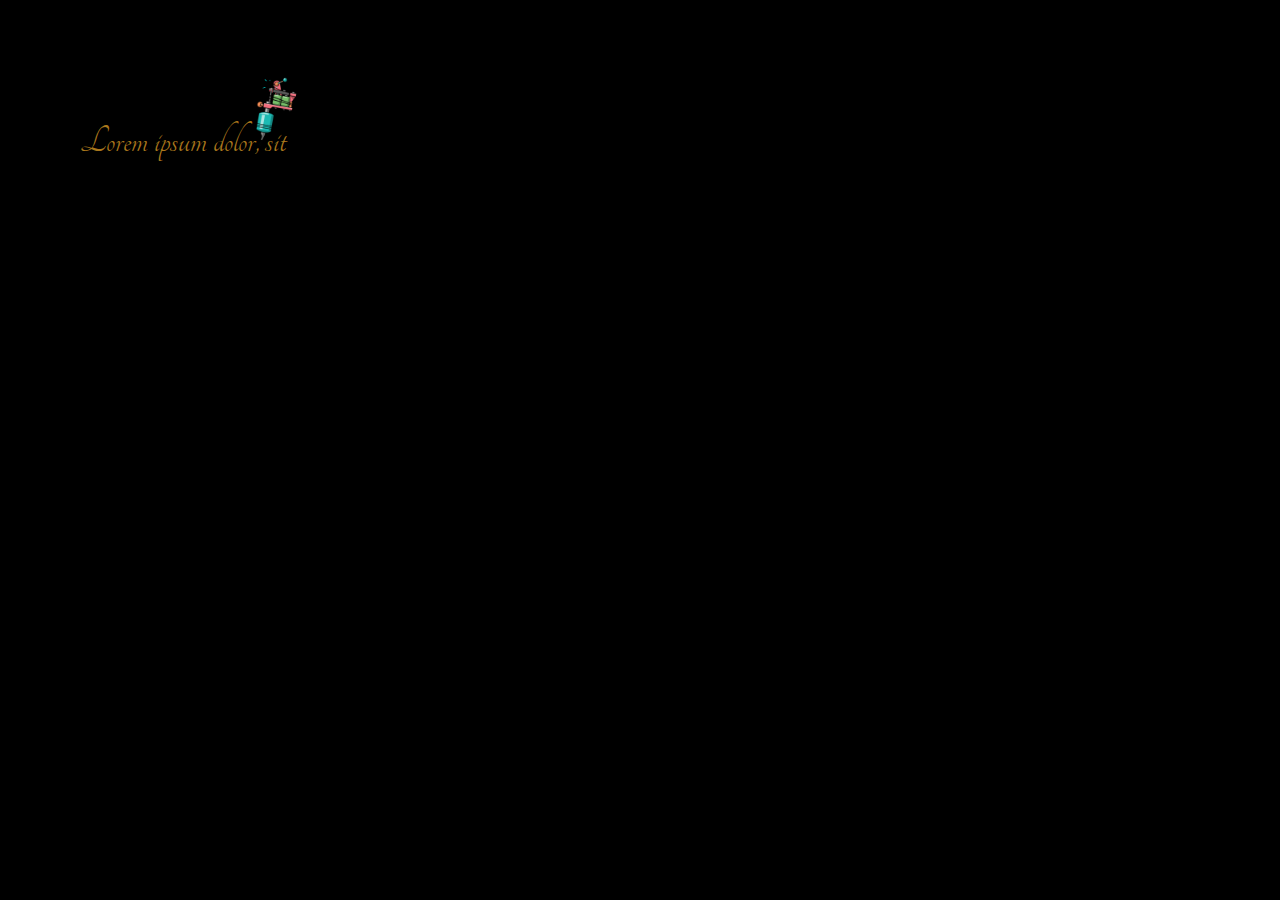
<file: about.html>
<!DOCTYPE html>

<html>
    <head>
        <meta charset="utf-8">
        <meta http-equiv="X-UA-Compatible" content="IE=edge">
        <title>TattooStudio</title>
        <meta name="description" content="">
        <meta name="viewport" content="width=device-width, initial-scale=1">
        <link rel="stylesheet" href="main.css">
        <link rel='icon' type='img/png' href='Logoes/mini_logo_2.png' />
<!-- Font Awesome -->
        <link rel="stylesheet" href="https://use.fontawesome.com/releases/v5.6.3/css/all.css" integrity="sha384-UHRtZLI+pbxtHCWp1t77Bi1L4ZtiqrqD80Kn4Z8NTSRyMA2Fd33n5dQ8lWUE00s/" crossorigin="anonymous" />
        <link rel='stylesheet' type='text/css' media='screen' href='main.css'>
<!-- Google fonts -->
        <link href="https://fonts.googleapis.com/css2?family=Pacifico&display=swap" rel="stylesheet">
        <link href="https://fonts.googleapis.com/css2?family=Tangerine:wght@700&display=swap" rel="stylesheet">
        <link href="https://fonts.googleapis.com/css2?family=Roboto:wght@500&display=swap" rel="stylesheet">
    </head>
    <body>
        <span id='go_back_about'>
            <i class="fas fa-caret-left"></i>
        </span>
        <img src="machines/machine_1.gif" alt="Not Found" class='machine' />

        <p class='about_txt'>

        </p>
        <script src="about.js" async defer></script>
    </body>
</html>
</file>
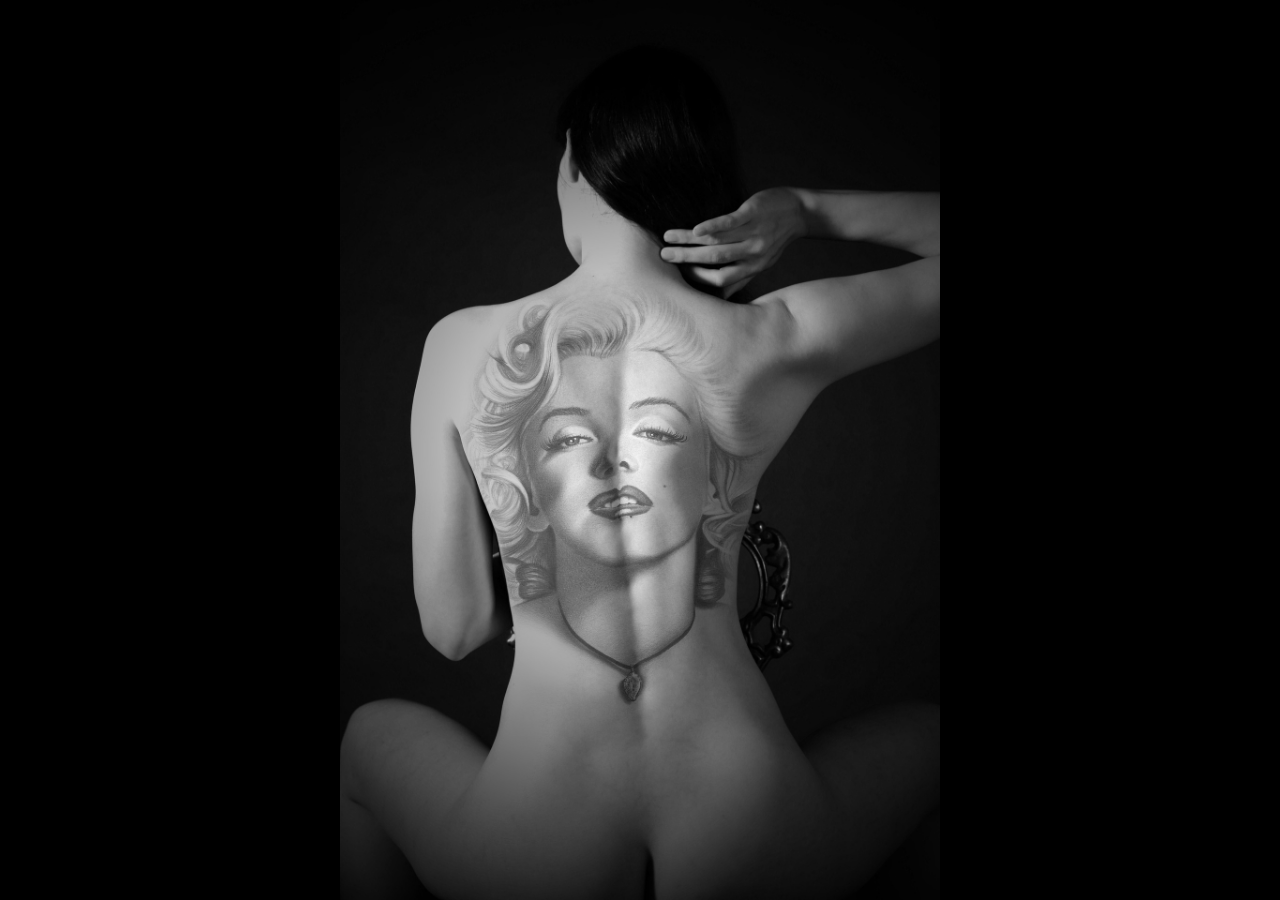
<file: gallery.html>
<!DOCTYPE html>
<html>
<head>
    <meta charset='utf-8'>
    <meta http-equiv='X-UA-Compatible' content='IE=edge'>
    <title>TattooStudio</title>
    <meta name='viewport' content='width=device-width, initial-scale=1'>
<!-- Font Awesome -->
    <link rel="stylesheet" href="https://use.fontawesome.com/releases/v5.6.3/css/all.css" integrity="sha384-UHRtZLI+pbxtHCWp1t77Bi1L4ZtiqrqD80Kn4Z8NTSRyMA2Fd33n5dQ8lWUE00s/" crossorigin="anonymous" />
    <link rel='stylesheet' type='text/css' media='screen' href='main.css'>
</head>
<body id='gallery_body'>
    <div id='over_div'>
        <i class="far fa-arrow-alt-circle-left" id='left_arrow'></i>
        <i class="far fa-arrow-alt-circle-right" id='right_arrow'></i>
        <span id='go_back'>
            <i class="fas fa-caret-left"></i>
        </span>
    </div>
    <div id='container'>
        <div class='imgs_div'>
            <img src="Images/img_1.jpg" alt="Not found" class='imgs'>
        </div>
        <div class='imgs_div'>
            <img src="Images/img_2.jpg" alt="Not found" class='imgs'>
        </div>
        <div class='imgs_div'>
            <img src="Images/img_3.jpg" alt="Not found" class='imgs'>
        </div>
        <div class='imgs_div'>
            <img src="Images/img_4.jpg" alt="Not found" class='imgs'>
        </div>
        <div class='imgs_div'>
            <img src="Images/img_5.jpg" alt="Not found" class='imgs'>
        </div>
        <div class='imgs_div'>
            <img src="Images/img_6.jpg" alt="Not found" class='imgs'>
        </div>
        <div class='imgs_div'>
            <img src="Images/img_7.jpg" alt="Not found" class='imgs'>
        </div>
        <div class='imgs_div'>
            <img src="Images/img_8.jpg" alt="Not found" class='imgs'>
        </div>
        <div class='imgs_div'>
            <img src="Images/img_9.jpg" alt="Not found" class='imgs'>
        </div>
        <div class='imgs_div'>
            <img src="Images/img_10.jpg" alt="Not found" class='imgs'>
        </div>
    </div>
    <script src='gallery.js'></script>
</body>
</html>
</file>
<file: main.css>
body {
    background-color: black;
    margin: 0px;
    padding: 0px;
}

/* Hader */

.header {
    width: 100%;
    height: 5rem;
    border-bottom: 1px solid #BF953F;
    position: fixed;
    margin: 0px;
    z-index: 1000;
    transition: 1s all;
    padding: 0px;
    display: block;
    opacity: 0;
}

.nav_first, .nav_second {
    list-style: none;
}

.nav_first > li {
    margin-left: 0px;
    padding-left: 15px;
}

.nav_first {
    float: left;
    margin-left: 0px;
    padding-left: 0px;
}

.nav_first li:nth-child(1) {
    cursor: pointer;
}

li {
    display: inline;
    font-size: 1.3rem;
    color: #BF953F;
    padding: 1rem;
    font-weight: bold;
    cursor: pointer;
    transition: 2s all;
}

li:hover {
    color: #AA771C;
}

a {
    text-decoration: none;
    color: #BF953F;

}

.nav_second {
    float: right;
}

.sticky {
    opacity: 1;
}

.sticky_2 {
    height: 3rem;
}

/* Scroll Bar */

::-webkit-scrollbar {
    width: 0;
}

#scrollbar {
    position: fixed;
    top: 0;
    right: 0;
    width: 10px;
    height: 100%;
}

#scrollpath {
    position: fixed;
    top: 0;
    right: 0;
    width: 10px;
    height: 0%;
    background: linear-gradient(to bottom, #AA771C, #BF953F);
}

/* Main Div */

#main_div {
    background-color: rgba(34, 34, 34, 0.411);
    width: 100%;
    height: 100vh;
    margin: 0px;
}

#main_logo_div {
    width: 100%;
    height: 100vh;
    display: flex;
    align-items: center;
    justify-content: center;
    z-index: 5;
    position: absolute;
    animation: go_logo;
    animation-duration: 10s;
    animation-timing-function: ease-in-out;
    animation-fill-mode: forwards;
}

#main_logo_div > img {
    max-width: 40rem;
    max-height: 20rem;
}

@keyframes go_logo {
    0% {
        opacity: 0;
    }

    100% {
        opacity: 1;
    }
}

.main_logo_text {
    background: linear-gradient(to bottom, #AA771C, #BF953F);
    text-align: center;
    transition: 3s all;
    top: 17rem;
    border: 2px solid #BF953F;
    border-radius: 15px;
    padding: .1rem 1rem;
    font-size: 3rem;
    font-weight: bolder;
}

.logo_up {
    position: fixed;
    top: 0rem;
    font-size: .9rem;
    padding: 0.2rem 0.5rem;
    border-radius: 5px;
    border: 1px solid #BF953F;
}

#arrow_down {
    margin: 0rem auto;
    top: 90%;
    color: #BF953F ;
    opacity: .5;
    font-size: 3rem;
    display: block;
    position: relative;
    text-align: center;
    animation-name: go_down;
    animation-timing-function: ease-in-out;
    animation-iteration-count: infinite;
    animation-duration: 1s;
    animation-delay: 5s;
}

@keyframes go_down {
    0% {    
        transform: translateY(1rem);
    }

    50% {    
        transform: translateY(-1rem);
    }

    100% {    
        transform: translateY(1rem);
    }
}

/* First quote / quotes */

#second_div, #fourth_div, #sixth_div, #eighth_div {
    width: 35rem;
    height: 10rem;
    margin: 6rem auto;
    color: #BF953F;
    text-align: center;
    font-size: 2rem;
}

#fourth_div {
    margin-top: 12rem;
}

.quotes {
    font-family: 'Tangerine', cursive;
    margin-bottom: 2rem;
}

/* Video */

#third_div {
    width: 100%;
    height: 40rem;
    margin: 0px;
    padding: 0px;
    position: relative;
}

video {
    min-height: 100%;
    min-width: 100%;
    margin: 0px;
    padding: 0px;
    top: 0;
    bottom: 0;
    left: 0;
    right: 0;
    left: 0;
    z-index: -100;
}

.fa-play {
    color: #AA771C;
    position: absolute;
    font-size: 2rem;
    z-index: 100;
    transform: translate(-50%, -50%);
    top: 50%;
    left: 50%;
    display: block;
    cursor: pointer;
    opacity: .8;
    transition: 2s all;
}

.fa-play:hover {
    opacity: 1;
}

/* Gallery */

#fifth_div {
    width: 90%;
    height: 25rem;
    margin: 10rem auto;
    margin-top: 6rem;
    display: grid;
    grid-template-columns: repeat(4, 1fr);
    z-index: -10;
    cursor: pointer;
    transition: 1s all;
    opacity: .3;
}

#fifth_div_p {
    content: attr(title);
    color: #BF953F;
    position: absolute;
    font-size: .7rem;
    left: 2rem;
    font-weight: bold;
    z-index: 1000;
}

#fifth_div > img {
    width: 100%;
    height: 100%;
    margin: 0rem;
    padding: 0rem;
    opacity: .3;
    z-index: -10;
}

#gallery_h2 {
    font-size: 8rem;
    color: #BF953F;
    text-align: center;
    margin-top: 10rem;
    opacity: .4;
    z-index: 10;
}

/* Second quote */

#fifth_div:hover {
    opacity: 1;
}

/* Contact */

::placeholder {
    color: #BF953F;
}

#contact_h2 {
    margin: 0px auto;
    color: #BF953F;
    text-align: center;
    margin-bottom: 4rem;
    font-size: 3rem;
}

#seventh_div {
    width: 100%;
    height: 20rem;
    margin: 0rem auto;
}

#contact_form {
    width: 50%;
    margin: 0px auto;
}

#contact_form > input, textarea {
    display: block;
    margin: 10px auto;
    width: 100%;
    border-style: none;
    margin-top: 1rem;
    background-color: black;
    border-bottom: 2px solid #BF953F;
    text-align: left;
    color: #BF953F;
    font-size: 1.2rem;
    padding: 1rem;
}

textarea:focus, input:focus{
    outline: none;
}

#button {
    display: block;
    margin: 0px auto;
    background-color: #BF953F;
    margin-top: 4rem;
    font-size: 1.2rem;
    border-radius: 5px;
    padding: .5rem;
    border-style: none;
    transition: 2s all;
}

#button:hover {
    cursor: pointer;
    background-color: black;
    color: #BF953F
}

/* Last quote */

#eighth_div {
    margin-top: 18rem;
}

/* Footer */

#footer {
    width: 100%;
    height: 26rem;
    background-color: #AA771C;
    padding-top: 1rem;
    padding-bottom: 0px!important;
}

.main_logo_text_footer {
    border: 3px solid goldenrod;
    font-size: 2rem;
    border-radius: 20px;
    background: linear-gradient(to top, #BF953F, #AA771C);
    width: 15rem;
    text-align: center;
    margin: 2rem auto;
    cursor: pointer;
    transition: 2s all;
}

.main_logo_text_footer:hover {
    background: black;
    color: goldenrod;
}

#footer_social {
    margin: 1px auto;
    text-align: center;
}

#footer_social > i {
    font-size: 2rem;
    margin: .2rem;
    transition: 2s all;
}

#footer_social > i:hover {
    cursor: pointer;
    color: #BF953F;
}
 
#footer_social > i:not(:first-child) {
    margin-left: 1rem;
}

#address, #number, #studio, #academy, #company {
    text-align: center;
    margin: 30px auto;
    font-weight: bold;
}

#company {
    margin-bottom: 20px;
}

b {
    font-weight: bold;
    font-size: 1.2rem;
}


/* Gallery Page */

#gallery_body {
    position: fixed;
}


#container {
    width: calc(21 * 100vw);
    height: 100%;
    margin: 0px;
    top: 0;
    left:0;
    position: relative;
    transition: 2s all;
}

.imgs_div {
    display: inline;
    float: left;
    background-color: black;
    width: 100vw;
    height: 100vh;
    display: flex;
    align-items: center;
    justify-content: center;
    margin: 0px;
    padding: 0px;
    z-index: -10;
}

.imgs {
    display: inline;
    max-width: 100%;
    max-height: 100%;
    margin: 0px;
    padding: 0px;
}

#over_div {
    width: 100vw;
    height: 100vh;
    position: absolute;
    display: flex;
    justify-content: center;
    z-index: 10;
    
}

#left_arrow {
    z-index: 10;
    position: absolute;
    left: 5%;
    top: 50%;
    font-size: 2rem;
    color: white;
    opacity: .3;
    transition: 2s all;
    display: none;

}

#right_arrow {
    right: 5%;
    z-index: 10;
    position: absolute;
    top: 50%;
    font-size: 2rem;
    color: white;
    opacity: .3;
    transition: 2s all;
}

#left_arrow:hover, #right_arrow:hover {
    opacity: 1;
    cursor: pointer;
    transform: scale(1.4);
}

#go_back {
    color: #BF953F;
    position: absolute;
    font-size: 2rem;
    margin: .5rem;
    transition: 2s all;
    left: 0;
}

#go_back:hover {
    cursor: pointer;
    transform: scale(1.2);
}

#go_back > i {
    padding-bottom: -1rem;
    margin-top: -1rem;
}

/* About Page */

#go_back_about {
    margin: .2rem;
    color: #BF953F;
    position: absolute;
    font-size: 2rem;
    transition: 2s all;
    left: 0;
}

#go_back_about:hover {
    cursor: pointer;
    transform: scale(1.2);
}

.machine {
    max-width: 6rem;
    max-height: 8rem;
    margin-left: 3rem;
    margin-top: 2rem;
    position: absolute;
}

.about_txt {
    color: #AA771C;
    padding: 5rem;
    text-align: left;
    font-size: 2.5rem;
    font-family: 'Tangerine', cursive;

}



                                            /*Media Quotes */

@media screen 
and (max-width: 700px)
and (orientation: portrait) {
    /* Gallery */

    #fifth_div {
        height: 17rem;
    }   

    #gallery_h2 {
        font-size: 6rem;
        margin-top: 10rem;
    }

}

@media screen and (max-width: 600px) {

    /*  Header */

    li {
        font-size: 1rem;
    }

    /* Quotes */

    #second_div, #fourth_div, #sixth_div, #eighth_div {
        font-size: 1.5rem;
        width: 25rem;
    }

    /* Video */

    #third_div {
        height: 20rem;
    }

    video {
        min-height: 100%;
        min-width: 100%;
        max-width: 100%;
        max-height: 100%;
    }

    /* Fourth div  */
    
    #fourth_div {
        margin-top: 5rem;
    }

    /* Gallery */

    #fifth_div_p {
        font-size: .7rem;
        left: 2rem;
        margin-top: 2rem;
    }

    #fifth_div {
        height: 15rem;
        opacity: .7;

    } 
 
    #gallery_h2 {
        font-size: 5rem;
        margin-top: 1rem;
    }

    /* Contact */

    #contact_form > input, textarea {
        font-size: 1rem;
        padding: 1rem;
    }
}

@media screen and (max-width: 420px) {
    #second_div, #fourth_div, #sixth_div, #eighth_div {
        font-size: 1.5rem;
        width: 20rem;
    }
}

@media screen and (max-width: 400px) {

    /* Header */
    
    li {
        font-size: .8rem;
        padding: .8rem;
        padding-left: .1rem;
    }

    li:not(:last-child) {
        padding-right: .1rem;
    }

    .gallery_btn {
        padding-left: 1px!important;
    }

    /* Main logo */

    .main_logo_text {
        font-size: 2rem;
    }

    .logo_up {
        position: fixed;
        top: 0rem;
        font-size: .9rem;
        padding: 0.2rem 0.5rem;
        border-radius: 5px;
        border: 1px solid #BF953F;
    }

    /* Gallery */

    #fifth_div_p {
        font-size: .7rem;
        left: 2rem;
        margin-top: 4rem;
    }

    #fifth_div {
        height: 10rem;
    } 
     
    #gallery_h2 {
        font-size: 3rem;
        margin-top: .5rem;
    }

    /* About Page */

    .about_txt {
        padding: 2rem;
        font-size: 2rem;
    }

    /* Footer */

    #address, #number, #studio, #academy, #company {
        font-size: .7rem;
        margin: 20px auto;
    }

}

@media screen and (max-width: 361px) {

    /* Quotes */

    #second_div, #fourth_div, #sixth_div, #eighth_div {
        font-size: 1.5rem;
        width: 15rem;
    }

    /* Contact */

    #contact_h2 {
        margin-bottom: 2rem;
        font-size: 2rem;
    }

    #contact_form {
        width: 
        
    }

    #contact_form > input, textarea {
        font-size: .8rem;
        padding: .5rem;
    }

    /* Eight Div */

    #eighth_div {
        margin-top: 10rem;
    }

}

@media screen and (max-width: 290px) {
    .logo_up {
        top: 8px;
        font-size: .7rem;
        padding: 0.1rem 0.4rem;
    }

    #video {
        height: 15rem;
    }

    #fifth_div {
        height: 8rem;
    } 

    #footer {
        width: 100%;
        height: 24rem;
    }

    .main_logo_text_footer {
        font-size: 1.5rem;
        width: 10rem;
    }

    b {
        font-size: 1rem;
    }
    


}
</file>
